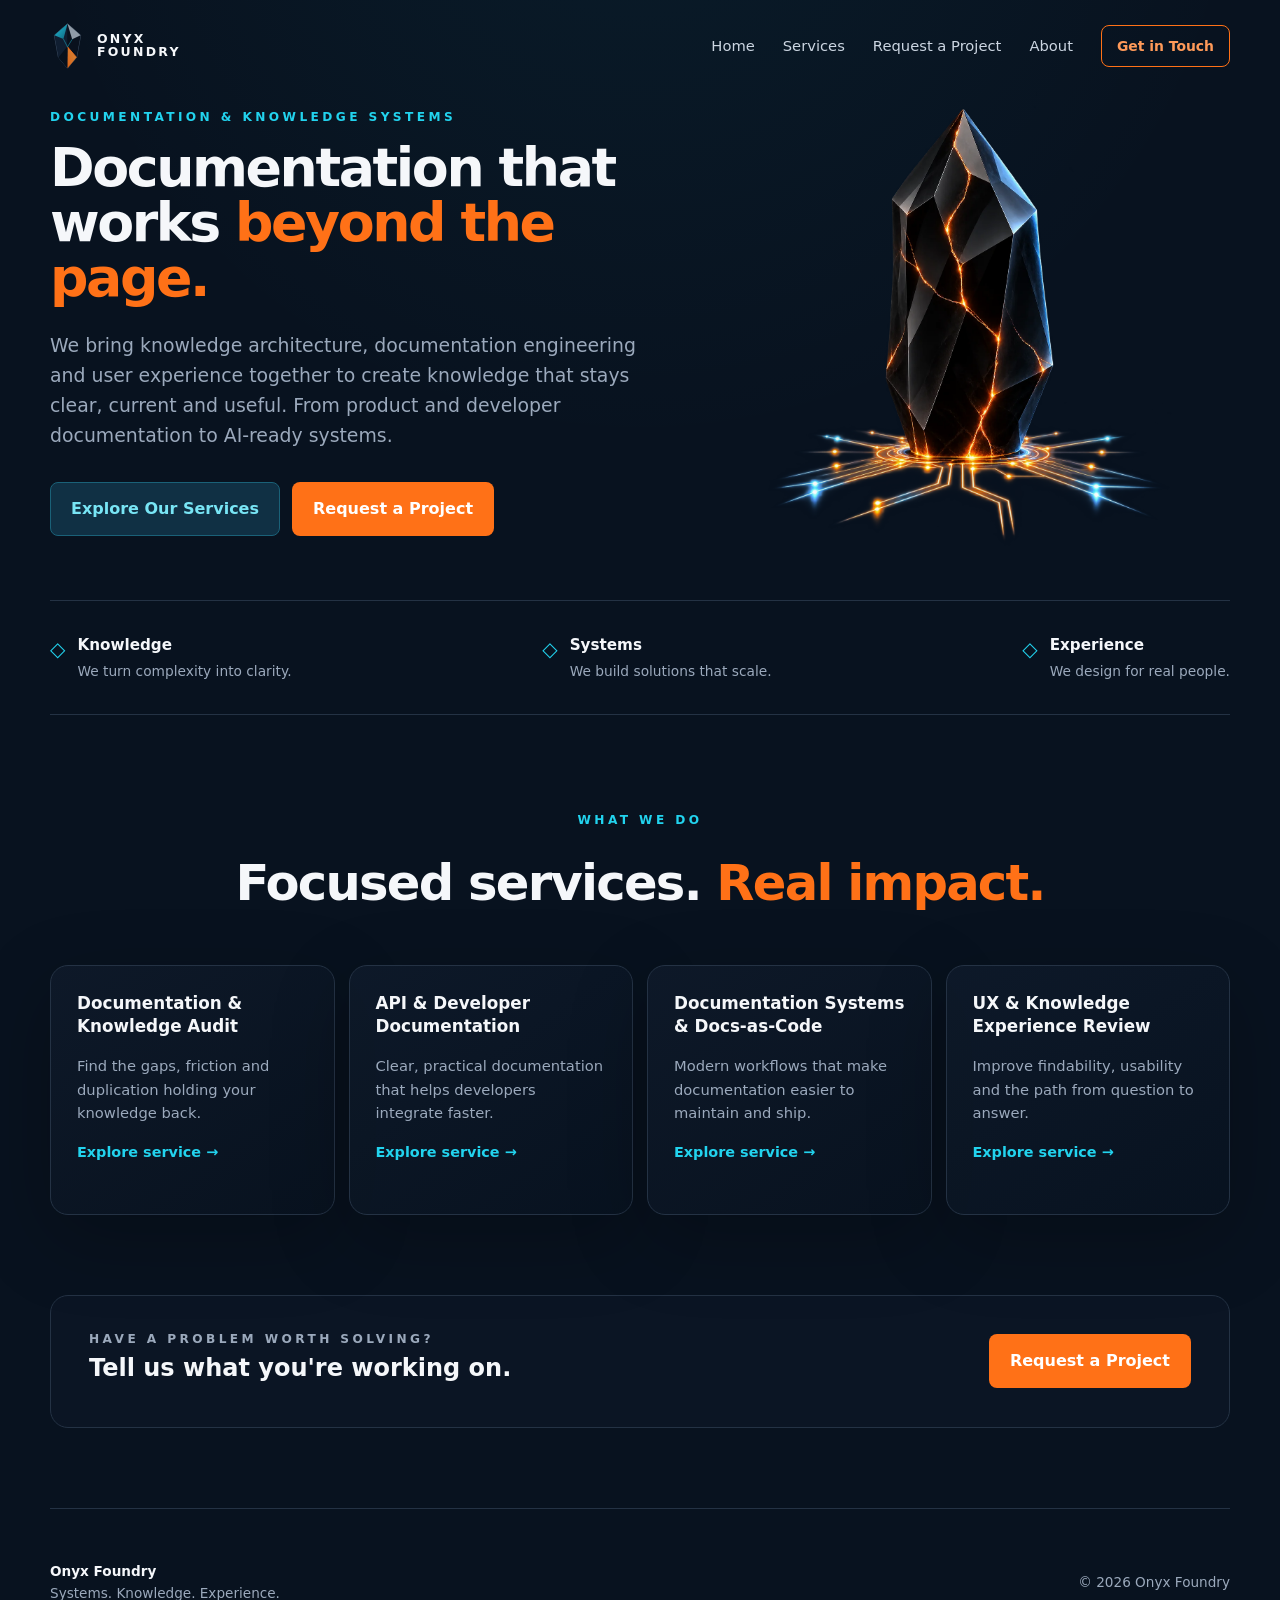
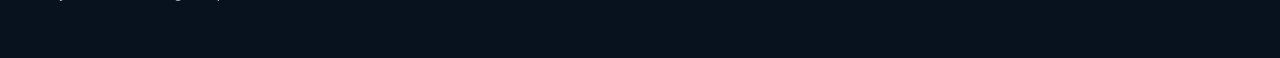
<file: index.html>
<!doctype html>
<html lang="en">

<head>
  <!-- Google tag (gtag.js) -->
  <script async src="https://www.googletagmanager.com/gtag/js?id=G-RPSM9ZNHGH"></script>
  <script>
    window.dataLayer = window.dataLayer || [];
    function gtag() { dataLayer.push(arguments); }
    gtag('js', new Date());

    gtag('config', 'G-RPSM9ZNHGH');
  </script>
  <meta charset="utf-8">
  <meta name="viewport" content="width=device-width, initial-scale=1">
  <title>Onyx Foundry | Documentation & Knowledge Systems</title>
  <meta name="description"
    content="Onyx Foundry combines knowledge architecture, documentation engineering and user experience to create clear, maintainable documentation systems for people and AI.">
  <link rel="canonical" href="https://onyx-foundry.com/">
  <meta name="theme-color" content="#08121F">
  <link rel="icon" href="assets/brand/onyx-mark.svg" type="image/svg+xml">
  <link rel="stylesheet" href="css/styles.css?v=4">
</head>

<body>
  <div class="page-shell">

    <header class="site-header">
      <a class="brand" href="index.html" aria-label="Onyx Foundry home">
        <img src="assets/brand/onyx-mark.svg" alt="" class="brand-mark">
        <span class="brand-name">ONYX<br>FOUNDRY</span>
      </a>

      <button class="nav-toggle" aria-expanded="false" aria-controls="site-nav">
        <span class="sr-only">Toggle navigation</span>
        <span></span><span></span><span></span>
      </button>

      <nav id="site-nav" class="site-nav" aria-label="Primary">
        <a href="index.html">Home</a>
        <a href="services.html">Services</a>
        <a href="request.html">Request a Project</a>
        <a href="about.html">About</a>
        <a class="button button-small button-outline" href="request.html">Get in Touch</a>
      </nav>
    </header>

    <main>
      <section class="hero split">
        <div class="hero-copy">
          <p class="eyebrow">Documentation & Knowledge Systems</p>
          <h1>Documentation that works <span>beyond the page.</span></h1>
          <p class="lead">We bring knowledge architecture, documentation engineering and user experience together to create knowledge that stays clear, current and useful. From product and developer documentation to AI-ready systems.</p>
          <div class="actions">
            <a class="button button-secondary" href="services.html">Explore Our Services</a>
            <a class="button button-primary" href="request.html">Request a Project</a>
          </div>
        </div>
        <div class="hero-art">
          <picture>
            <source srcset="assets/images/hero/onyx-home.webp?v=2" type="image/webp">
            <img src="assets/images/hero/onyx-home.png?v=2" alt="Faceted black onyx stone seated in a dark technological interface with subtle circuitry and illuminated connection nodes" width="1199" height="1312" fetchpriority="high" decoding="async">
          </picture>
        </div>
      </section>

      <section class="pillars">
        <article><span class="icon">◇</span>
          <h2>Knowledge</h2>
          <p>We turn complexity into clarity.</p>
        </article>
        <article><span class="icon">◇</span>
          <h2>Systems</h2>
          <p>We build solutions that scale.</p>
        </article>
        <article><span class="icon">◇</span>
          <h2>Experience</h2>
          <p>We design for real people.</p>
        </article>
      </section>

      <section class="section compact">
        <div class="section-heading">
          <p class="eyebrow">What we do</p>
          <h2>Focused services. <span>Real impact.</span></h2>
        </div>
        <div class="cards">
          <article class="card">
            <h3>Documentation & Knowledge Audit</h3>
            <p>Find the gaps, friction and duplication holding your knowledge back.</p><a
              href="services.html#knowledge-foundation">Explore service →</a>
          </article>
          <article class="card">
            <h3>API & Developer Documentation</h3>
            <p>Clear, practical documentation that helps developers integrate faster.</p><a
              href="services.html#developer-knowledge">Explore service →</a>
          </article>
          <article class="card">
            <h3>Documentation Systems & Docs-as-Code</h3>
            <p>Modern workflows that make documentation easier to maintain and ship.</p><a
              href="services.html#documentation-engineering">Explore service →</a>
          </article>
          <article class="card">
            <h3>UX & Knowledge Experience Review</h3>
            <p>Improve findability, usability and the path from question to answer.</p><a
              href="services.html#lifecycle">Explore service →</a>
          </article>
        </div>
      </section>

      <section class="cta-band">
        <div>
          <p class="eyebrow">Have a problem worth solving?</p>
          <h2>Tell us what you're working on.</h2>
        </div>
        <a class="button button-primary" href="request.html">Request a Project</a>
      </section>
    </main>

    <footer class="site-footer">
      <div>
        <strong>Onyx Foundry</strong>
        <span>Systems. Knowledge. Experience.</span>
      </div>
      <p>© <span data-current-year></span> Onyx Foundry</p>
    </footer>

  </div>
  <script src="js/main.js" defer></script>
</body>

</html>
</file>
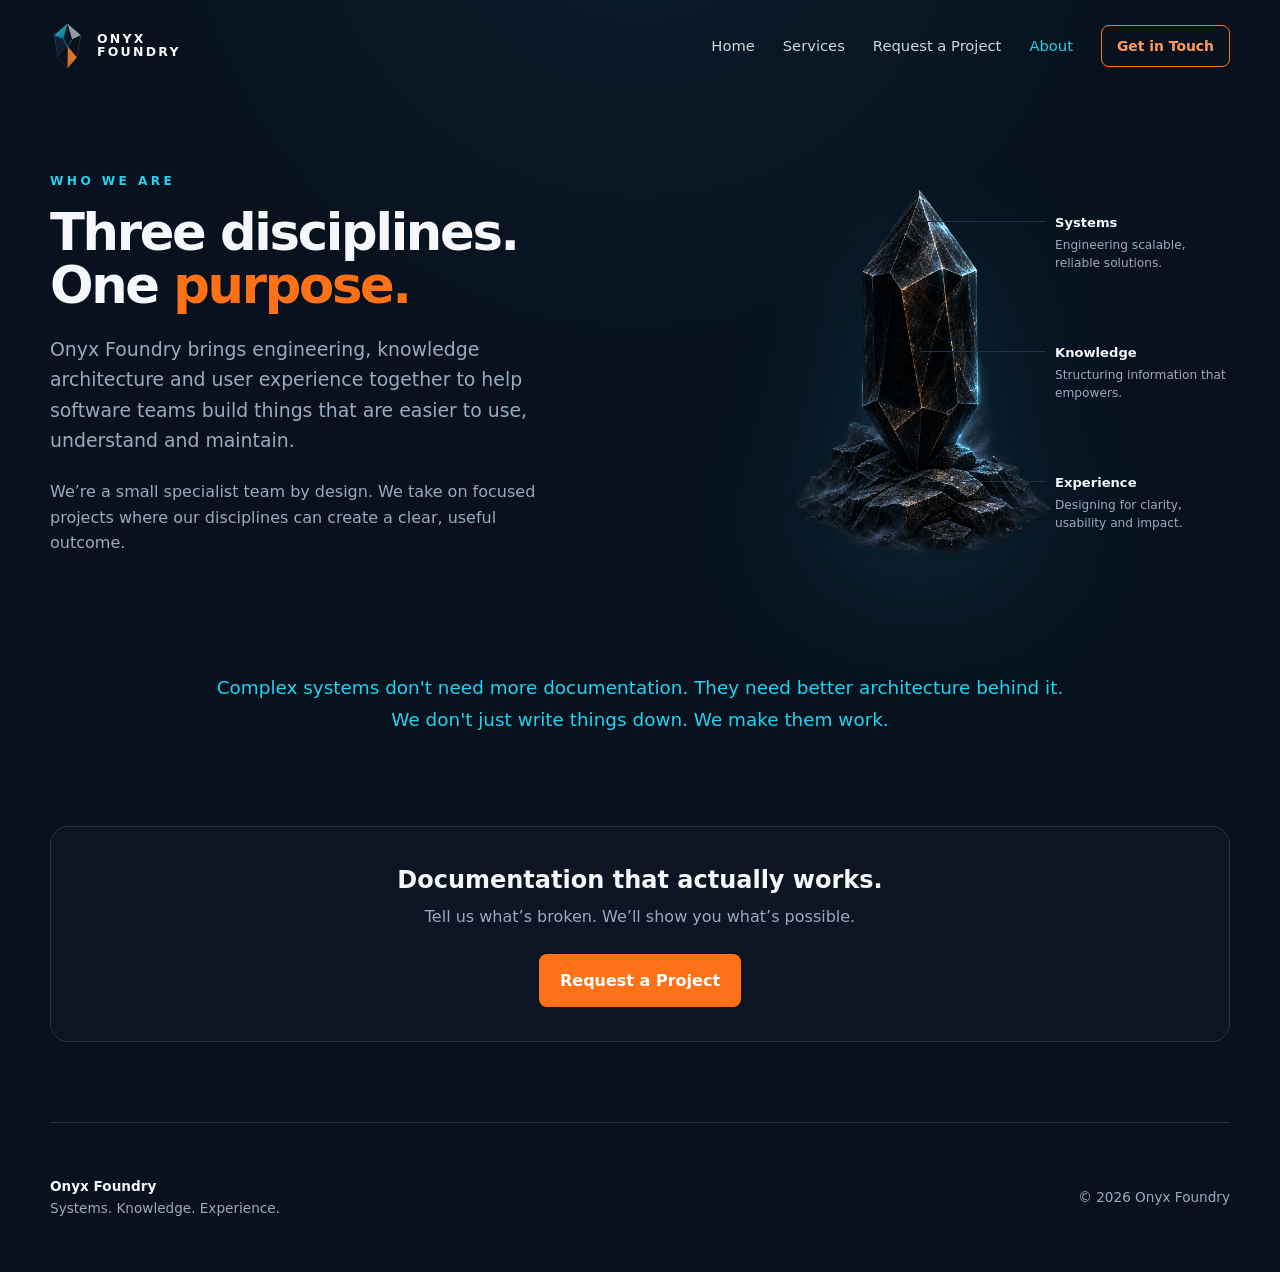
<file: about.html>
<!doctype html>
<html lang="en">

<head>
  <!-- Google tag (gtag.js) -->
  <script async src="https://www.googletagmanager.com/gtag/js?id=G-RPSM9ZNHGH"></script>
  <script>
    window.dataLayer = window.dataLayer || [];
    function gtag() { dataLayer.push(arguments); }
    gtag('js', new Date());
  
    gtag('config', 'G-RPSM9ZNHGH');
  </script>
  <meta charset="utf-8">
  <meta name="viewport" content="width=device-width, initial-scale=1">
  <title>Onyx Foundry | About</title>
  <meta name="description"
    content="Onyx Foundry combines systems engineering, knowledge architecture and experience design.">
  <link rel="canonical" href="https://onyx-foundry.com/about.html">
  <meta name="theme-color" content="#08121F">
  <link rel="icon" href="assets/brand/onyx-mark.svg" type="image/svg+xml">
  <link rel="stylesheet" href="css/styles.css?v=4">
</head>

<body>
  <div class="page-shell">

    <header class="site-header">
      <a class="brand" href="index.html" aria-label="Onyx Foundry home">
        <img src="assets/brand/onyx-mark.svg" alt="" class="brand-mark">
        <span class="brand-name">ONYX<br>FOUNDRY</span>
      </a>

      <button class="nav-toggle" aria-expanded="false" aria-controls="site-nav">
        <span class="sr-only">Toggle navigation</span>
        <span></span><span></span><span></span>
      </button>

      <nav id="site-nav" class="site-nav" aria-label="Primary">
        <a href="index.html">Home</a>
        <a href="services.html">Services</a>
        <a href="request.html">Request a Project</a>
        <a href="about.html" aria-current="page">About</a>
        <a class="button button-small button-outline" href="request.html">Get in Touch</a>
      </nav>
    </header>

    <main>
      <section class="about-layout">
        <div class="about-copy">
          <p class="eyebrow">Who we are</p>
          <h1>Three disciplines.<br>One <span>purpose.</span></h1>
          <p class="lead">Onyx Foundry brings engineering, knowledge architecture and user experience together to help
            software teams build things that are easier to use, understand and maintain.</p>
          <p>We’re a small specialist team by design. We take on focused projects where our disciplines can create a
            clear, useful outcome.</p>
        </div>

        <div class="discipline-visual">
          <img src="assets/images/hero/onyx-raw.png" alt="Unforged onyx crystal" loading="lazy" decoding="async">
          <div class="discipline d1"><strong>Systems</strong><span>Engineering scalable, reliable solutions.</span>
          </div>
          <div class="discipline d2"><strong>Knowledge</strong><span>Structuring information that empowers.</span></div>
          <div class="discipline d3"><strong>Experience</strong><span>Designing for clarity, usability and
              impact.</span></div>
        </div>
      </section>

      <section class="manifesto">
        <p>Complex systems don't need more documentation. They need better architecture behind it.</p>
        <p>We don't just write things down. We make them work.</p>
      </section>

      <section class="cta-band centered-cta">
        <div>
          <h2>Documentation that actually works.</h2>
          <p>Tell us what’s broken. We’ll show you what’s possible.</p>
        </div>
        <a class="button button-primary" href="request.html">Request a Project</a>
      </section>
    </main>

    <footer class="site-footer">
      <div>
        <strong>Onyx Foundry</strong>
        <span>Systems. Knowledge. Experience.</span>
      </div>
      <p>© <span data-current-year></span> Onyx Foundry</p>
    </footer>

  </div>
  <script src="js/main.js" defer></script>
</body>

</html>
</file>
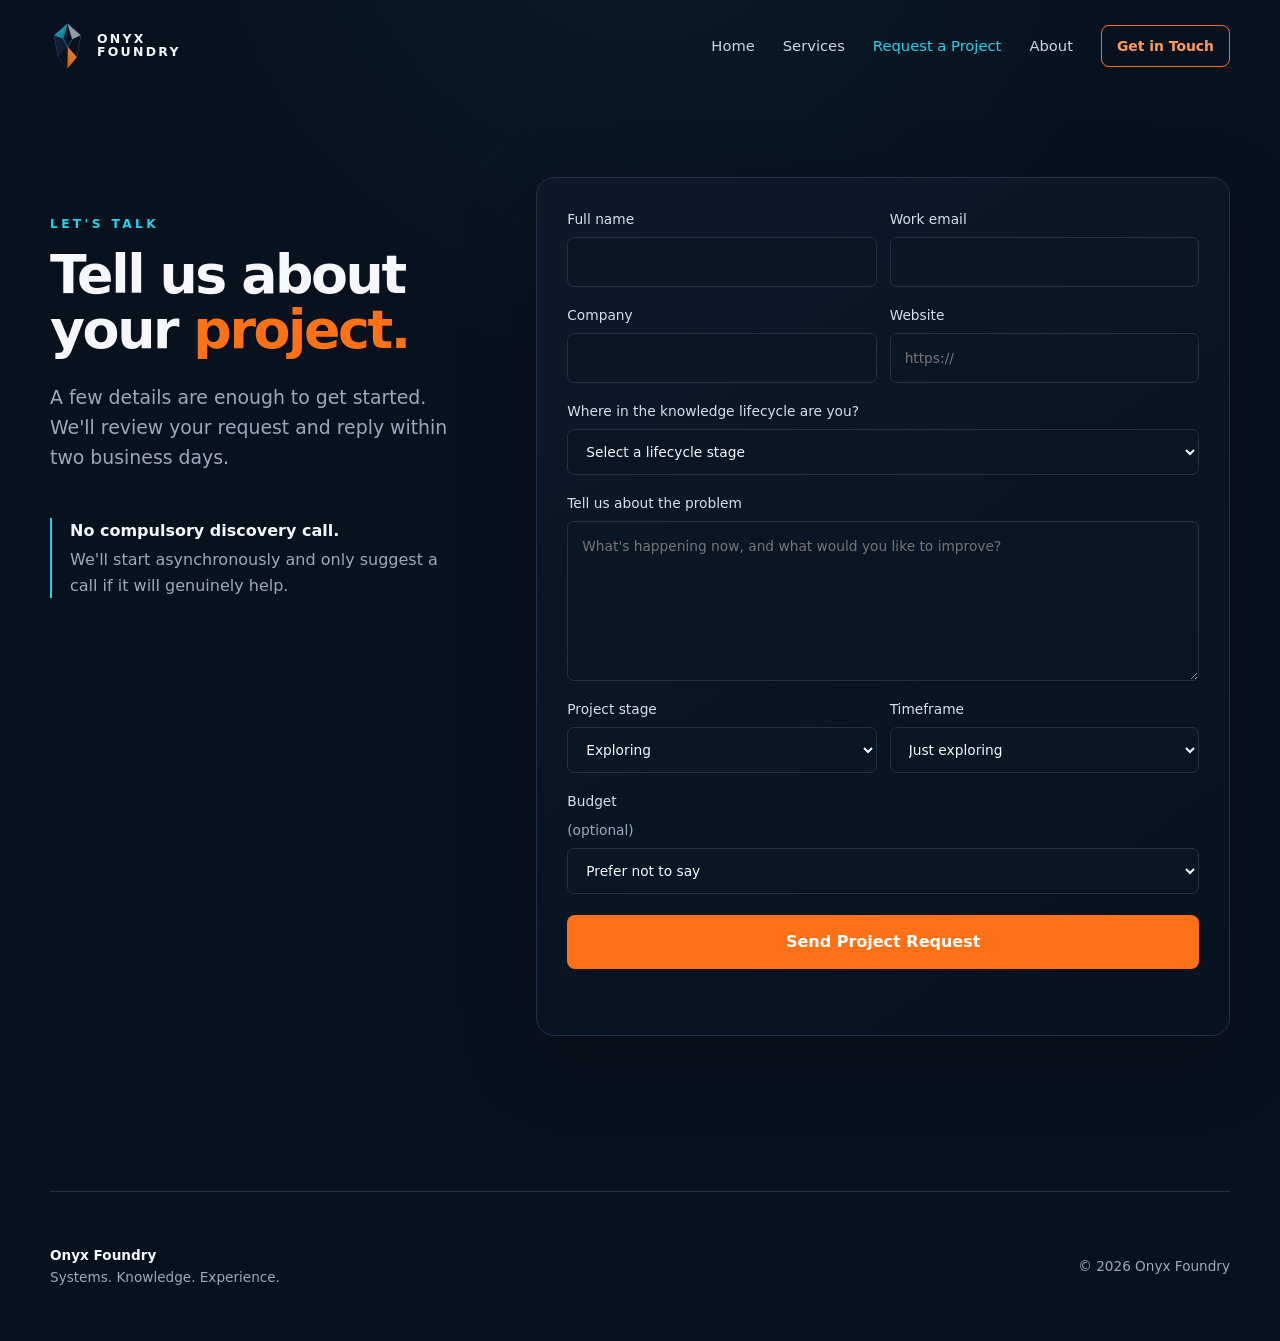
<file: request.html>
<!doctype html>
<html lang="en">

<head>
  <!-- Google tag (gtag.js) -->
  <script async src="https://www.googletagmanager.com/gtag/js?id=G-RPSM9ZNHGH"></script>
  <script>
    window.dataLayer = window.dataLayer || [];
    function gtag() { dataLayer.push(arguments); }
    gtag('js', new Date());

    gtag('config', 'G-RPSM9ZNHGH');
  </script>
  <meta charset="utf-8" />
  <meta name="viewport" content="width=device-width, initial-scale=1" />
  <title>Onyx Foundry | Request a Project</title>
  <meta name="description"
    content="Tell Onyx Foundry about the software, documentation or knowledge problem you want to solve." />
  <link rel="canonical" href="https://onyx-foundry.com/request.html">
  <meta name="theme-color" content="#08121F" />
  <link rel="icon" href="assets/brand/onyx-mark.svg" type="image/svg+xml" />
  <link rel="stylesheet" href="css/styles.css?v=4" />
</head>

<body>
  <div class="page-shell">
    <header class="site-header">
      <a class="brand" href="index.html" aria-label="Onyx Foundry home">
        <img src="assets/brand/onyx-mark.svg" alt="" class="brand-mark" />
        <span class="brand-name">ONYX<br />FOUNDRY</span>
      </a>

      <button class="nav-toggle" aria-expanded="false" aria-controls="site-nav">
        <span class="sr-only">Toggle navigation</span>
        <span></span><span></span><span></span>
      </button>

      <nav id="site-nav" class="site-nav" aria-label="Primary">
        <a href="index.html">Home</a>
        <a href="services.html">Services</a>
        <a href="request.html" aria-current="page">Request a Project</a>
        <a href="about.html">About</a>
        <a class="button button-small button-outline" href="request.html">Get in Touch</a>
      </nav>
    </header>

    <main>
      <section class="request-layout">
        <div class="request-copy">
          <p class="eyebrow">Let's talk</p>
          <h1>Tell us about your <span>project.</span></h1>
          <p class="lead">
            A few details are enough to get started. We'll review your request
            and reply within two business days.
          </p>
          <div class="quiet-note">
            <strong>No compulsory discovery call.</strong>
            <p>
              We'll start asynchronously and only suggest a call if it will
              genuinely help.
            </p>
          </div>
        </div>

        <form id="project-form" class="project-form" method="POST" novalidate>
          <input type="hidden" name="access_key" value="a941401b-a6c2-453b-a628-d1068cd8c418" />

          <input type="hidden" name="subject" value="New Onyx Foundry Project Request" />

          <input type="hidden" name="from_name" value="Onyx Foundry Website" />

          <input type="checkbox" name="botcheck" class="honeypot" tabindex="-1" autocomplete="off" aria-hidden="true" />

          <div class="form-row">
            <label>Full name
              <input name="name" type="text" autocomplete="name" required /></label>
            <label>Work email
              <input name="email" type="email" autocomplete="email" required /></label>
          </div>

          <div class="form-row">
            <label>Company
              <input name="company" type="text" autocomplete="organization" /></label>
            <label>Website
              <input name="website" type="url" placeholder="https://" /></label>
          </div>

          <label>Where in the knowledge lifecycle are you?
            <select name="service" id="service-select" required>
              <option value="">Select a lifecycle stage</option>
              <option value="knowledge-foundation">Knowledge Foundation</option>
              <option value="structure-authority">Structure & Authority</option>
              <option value="documentation-engineering">Documentation Engineering</option>
              <option value="developer-knowledge">Developer Knowledge</option>
              <option value="agent-readiness">Agent Readiness</option>
              <option value="agent-ready-knowledge-architecture">Agent-Ready Knowledge Architecture</option>
              <option value="unsure">Not sure yet</option>
            </select>
          </label>

          <label>Tell us about the problem
            <textarea name="problem" rows="6" placeholder="What's happening now, and what would you like to improve?"
              required></textarea>
          </label>

          <div class="form-row">
            <label>Project stage
              <select name="stage">
                <option>Exploring</option>
                <option>Ready to start</option>
                <option>Already underway</option>
                <option>Existing system needs fixing</option>
              </select>
            </label>
            <label>Timeframe
              <select name="timeframe">
                <option>Just exploring</option>
                <option>ASAP</option>
                <option>Within a month</option>
                <option>1–3 months</option>
              </select>
            </label>
          </div>

          <label>Budget <span class="muted">(optional)</span>
            <select name="budget">
              <option value="">Prefer not to say</option>
              <option>Under $1,000</option>
              <option>$1,000–$3,000</option>
              <option>$3,000–$7,500</option>
              <option>$7,500+</option>
            </select>
          </label>

          <button class="button button-primary button-full" type="submit">
            Send Project Request
          </button>
          <p id="form-status" class="form-status" role="status" aria-live="polite"></p>
        </form>
      </section>
    </main>

    <footer class="site-footer">
      <div>
        <strong>Onyx Foundry</strong>
        <span>Systems. Knowledge. Experience.</span>
      </div>
      <p>© <span data-current-year></span> Onyx Foundry</p>
    </footer>
  </div>
  <script src="js/main.js" defer></script>
  <script src="js/request-form.js" defer></script>
  <script>
    document.addEventListener("DOMContentLoaded", function () {
      var params = new URLSearchParams(window.location.search);
      var stage = params.get("stage");
      if (stage) {
        var select = document.getElementById("service-select");
        if (select) {
          for (var i = 0; i < select.options.length; i++) {
            if (select.options[i].value === stage) {
              select.selectedIndex = i;
              break;
            }
          }
        }
      }
    });
  </script>
</body>

</html>
</file>
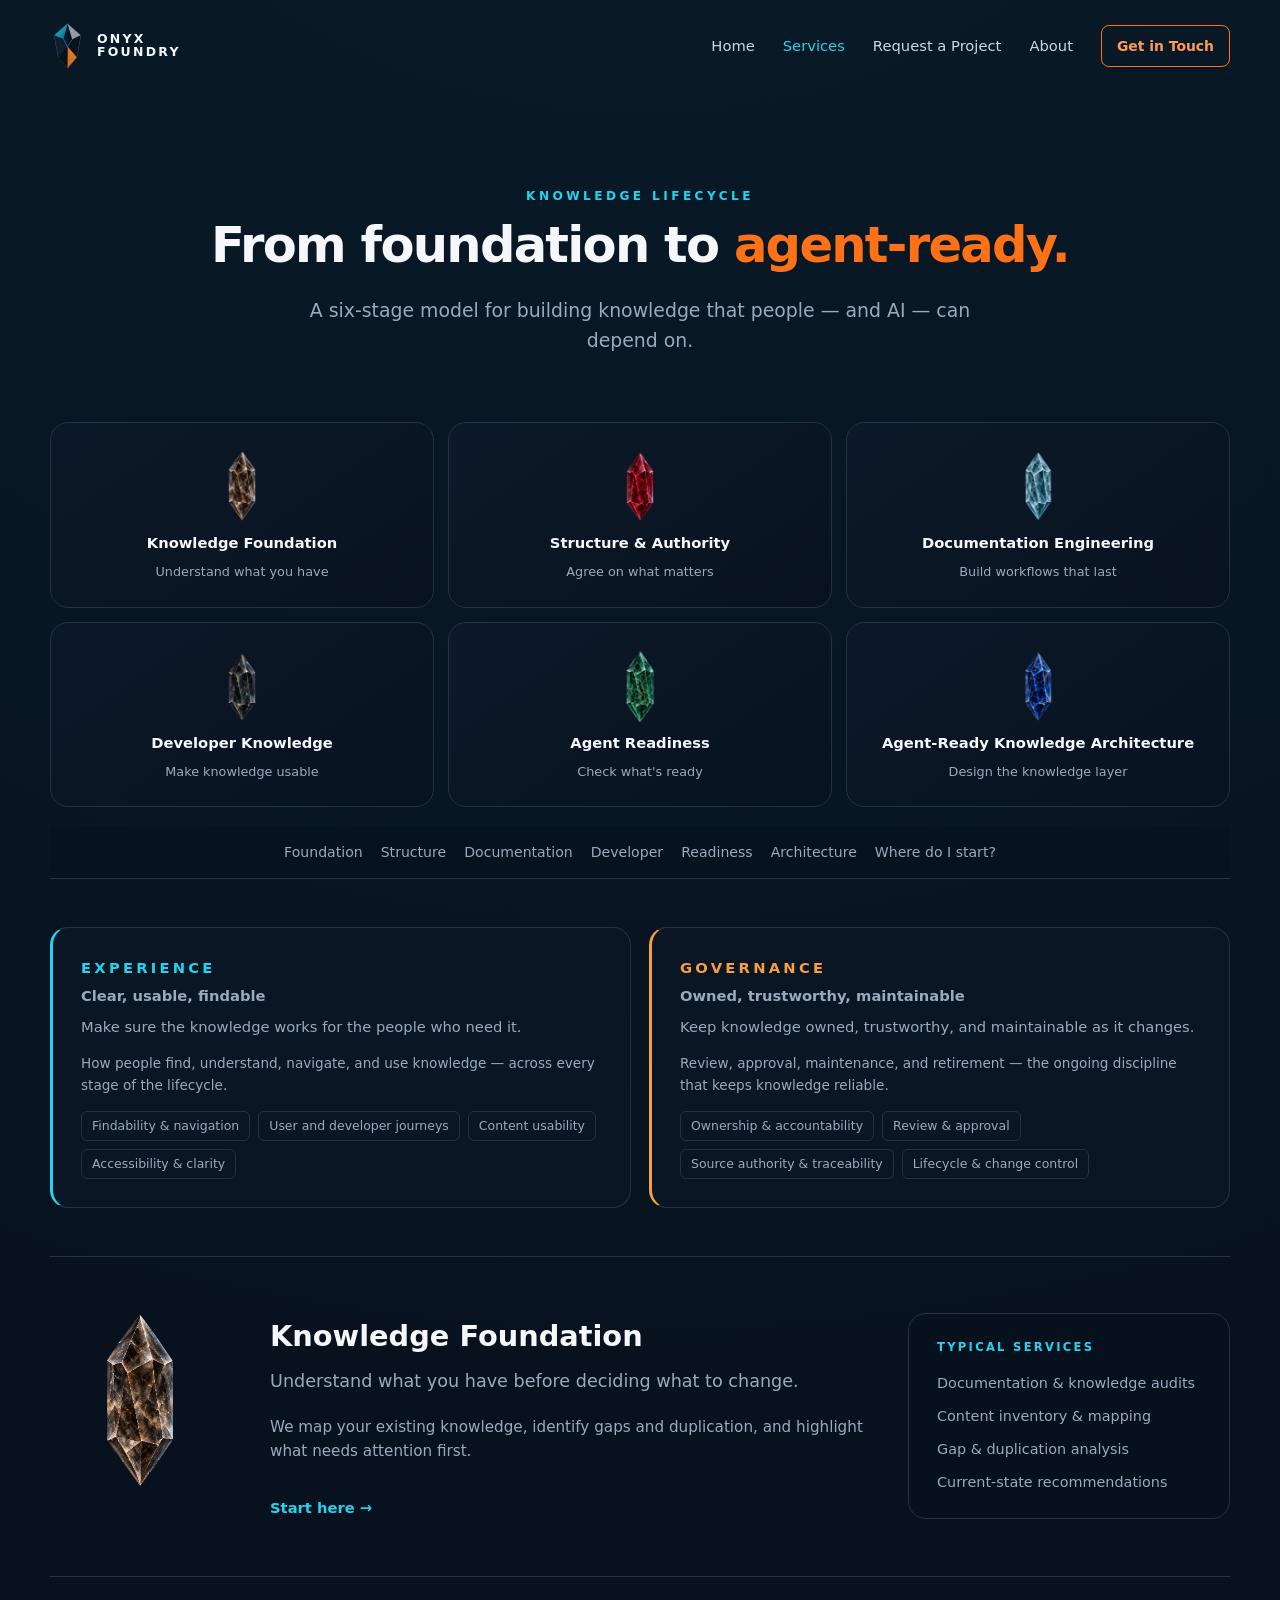
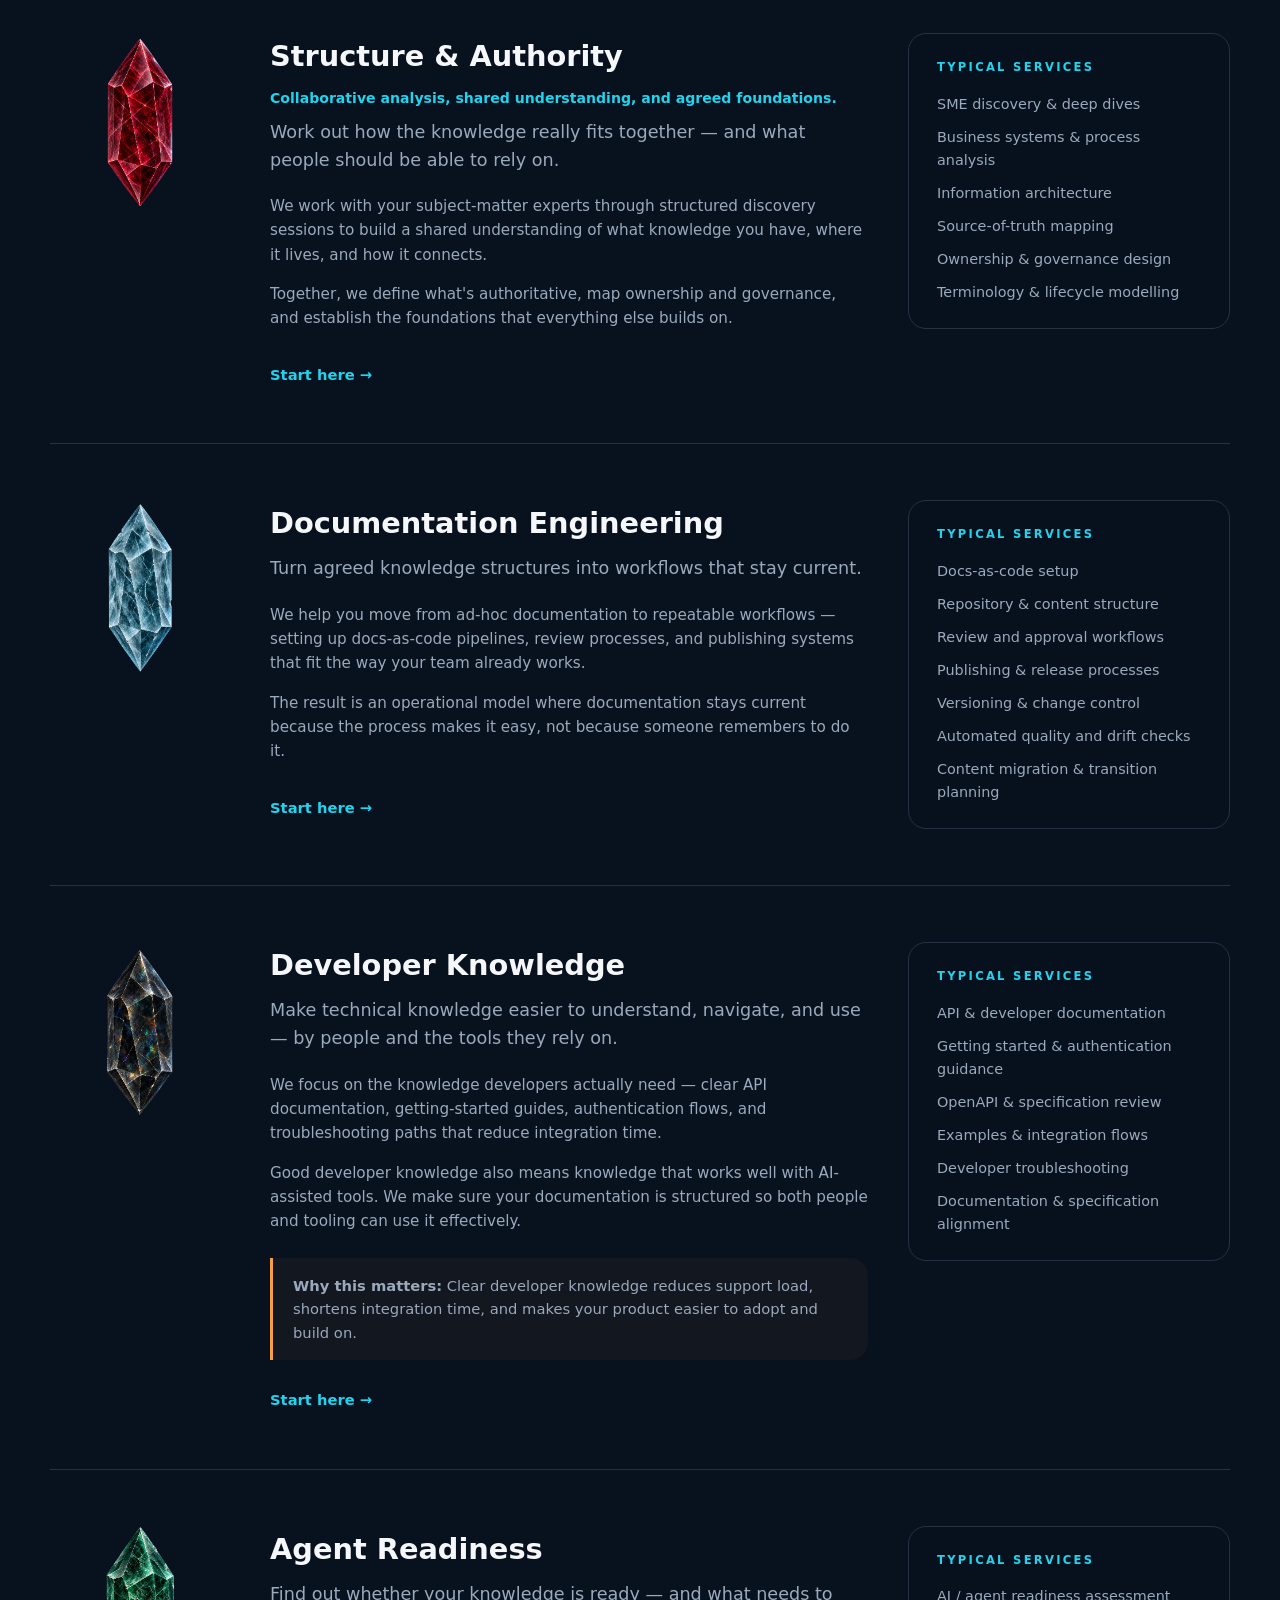
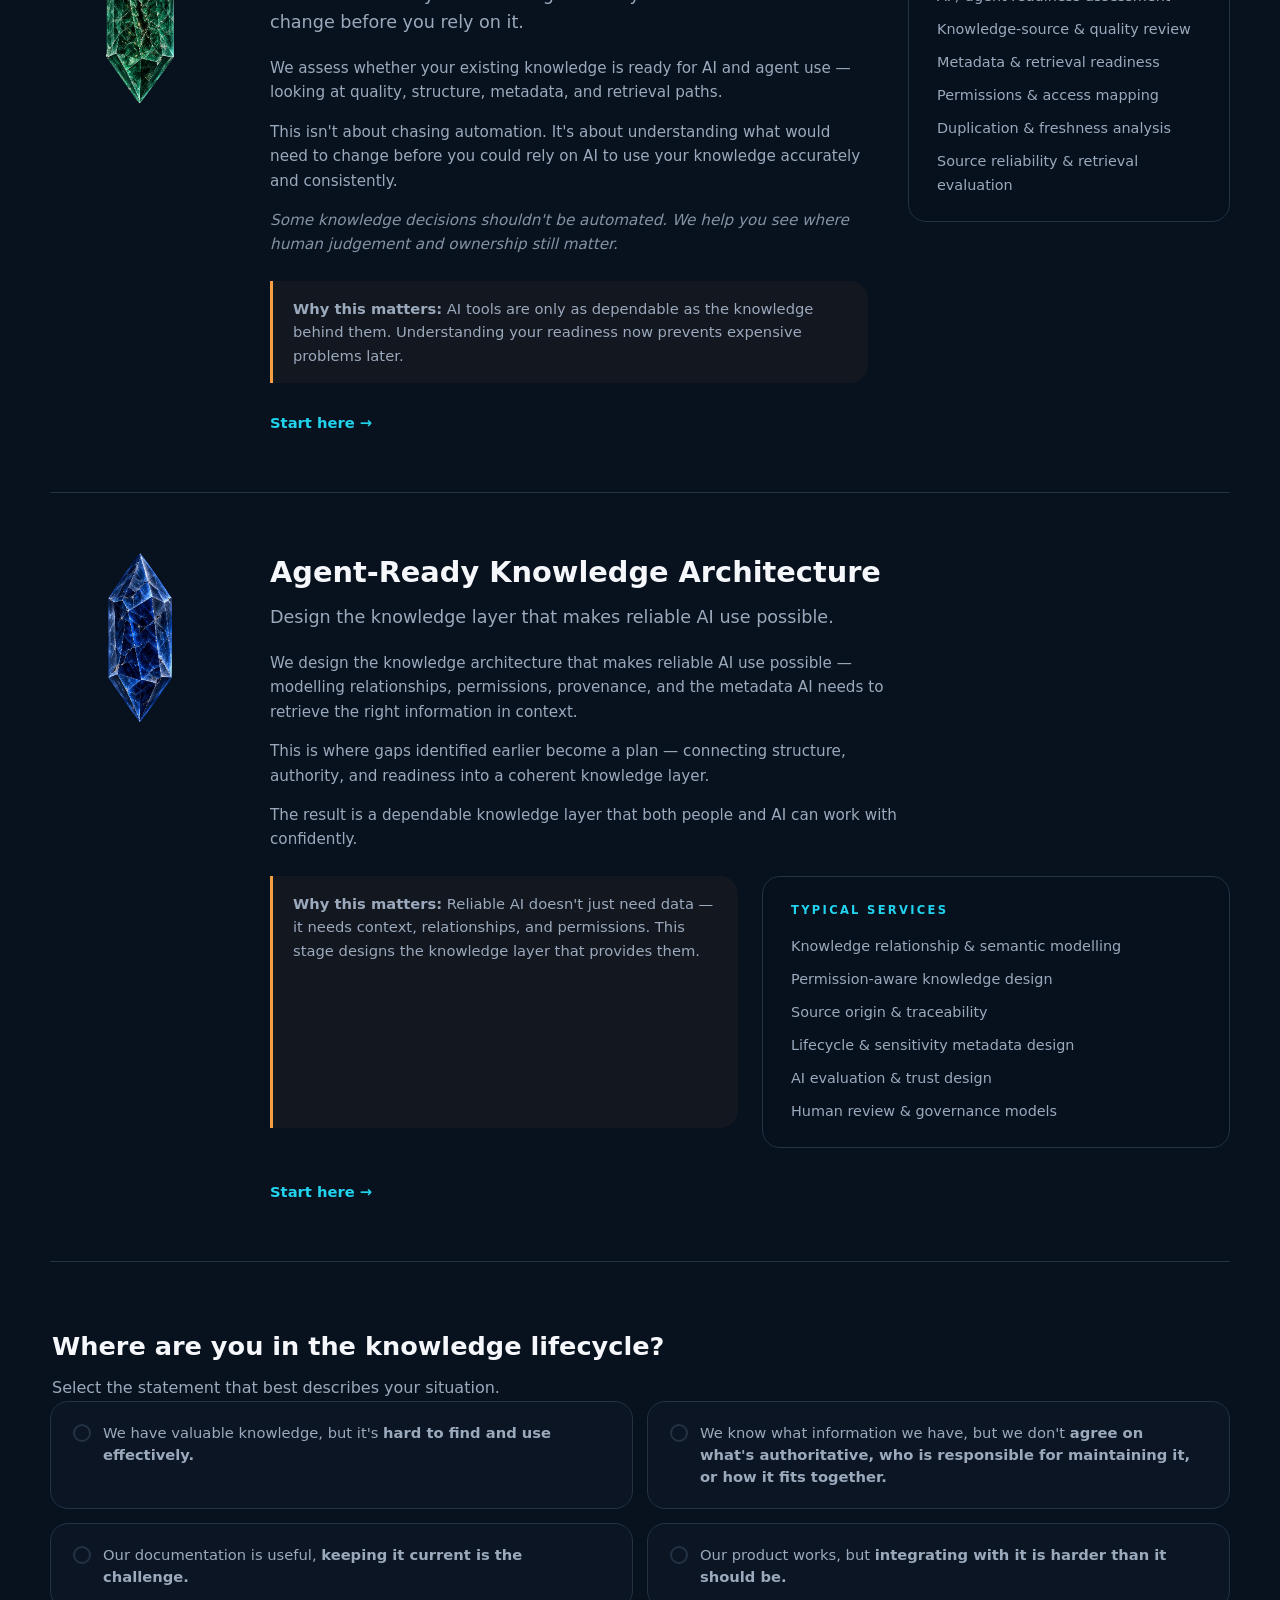
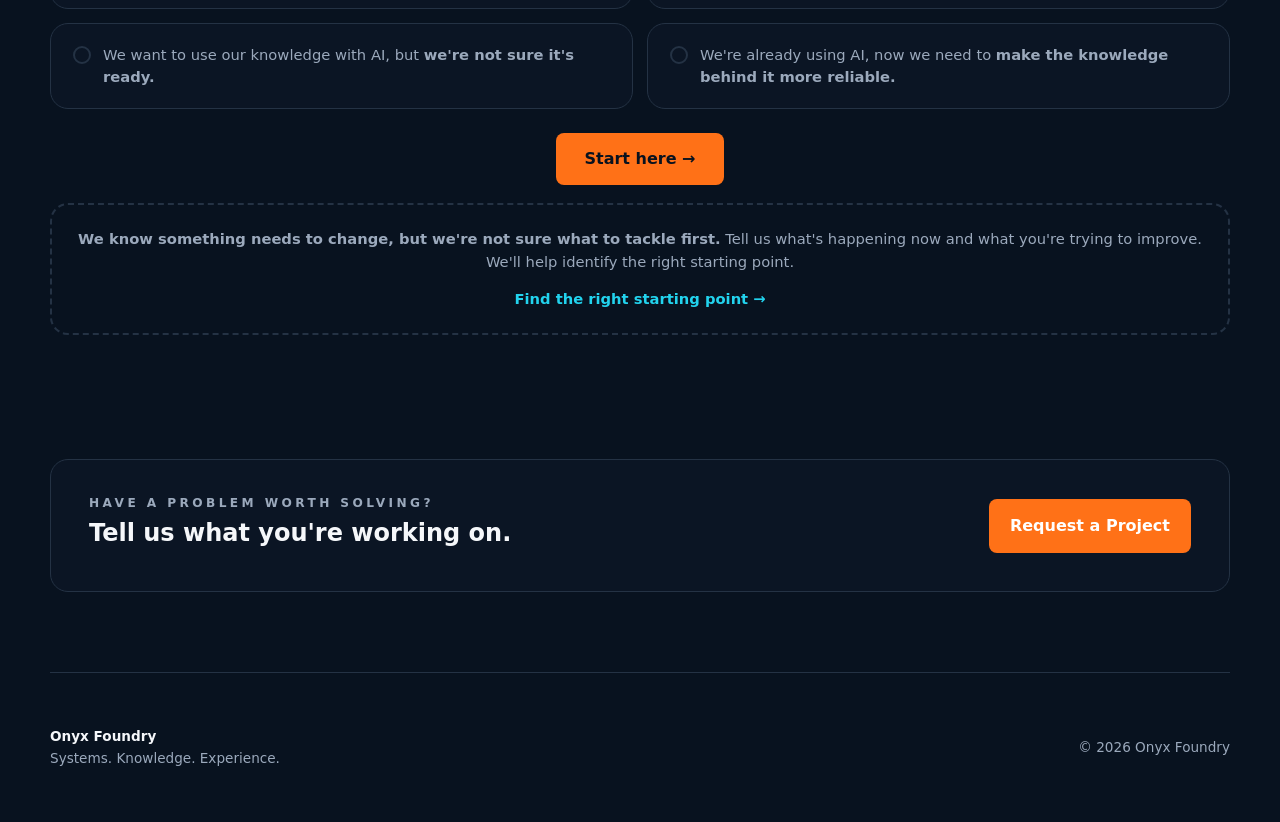
<file: services.html>
<!doctype html>
<html lang="en">

<head>
  <!-- Google tag (gtag.js) -->
  <script async src="https://www.googletagmanager.com/gtag/js?id=G-RPSM9ZNHGH"></script>
  <script>
    window.dataLayer = window.dataLayer || [];
    function gtag() { dataLayer.push(arguments); }
    gtag('js', new Date());

    gtag('config', 'G-RPSM9ZNHGH');
  </script>
  <meta charset="utf-8">
  <meta name="viewport" content="width=device-width, initial-scale=1">
  <title>Onyx Foundry | Services</title>
  <meta name="description"
    content="A six-stage knowledge lifecycle model — from foundation to agent-ready — for software organisations.">
  <link rel="canonical" href="https://onyx-foundry.com/services.html">
  <meta name="theme-color" content="#08121F">
  <link rel="icon" href="assets/brand/onyx-mark.svg" type="image/svg+xml">
  <link rel="stylesheet" href="css/styles.css?v=4">
</head>

<body>
  <div class="page-shell">

    <header class="site-header">
      <a class="brand" href="index.html" aria-label="Onyx Foundry home">
        <img src="assets/brand/onyx-mark.svg" alt="" class="brand-mark">
        <span class="brand-name">ONYX<br>FOUNDRY</span>
      </a>

      <button class="nav-toggle" aria-expanded="false" aria-controls="site-nav">
        <span class="sr-only">Toggle navigation</span>
        <span></span><span></span><span></span>
      </button>

      <nav id="site-nav" class="site-nav" aria-label="Primary">
        <a href="index.html">Home</a>
        <a href="services.html" aria-current="page">Services</a>
        <a href="request.html">Request a Project</a>
        <a href="about.html">About</a>
        <a class="button button-small button-outline" href="request.html">Get in Touch</a>
      </nav>
    </header>

    <main>
      <section class="page-intro centered">
        <p class="eyebrow">Knowledge Lifecycle</p>
        <h1>From foundation to <span>agent-ready.</span></h1>
        <p class="lead">A six-stage model for building knowledge that people — and AI — can depend on.</p>
      </section>

      <section class="lifecycle" id="lifecycle">
        <div class="lifecycle-grid">
          <a class="lifecycle-stage" href="#knowledge-foundation">
            <picture>
              <source srcset="assets/images/hero/1.webp" type="image/webp">
              <img class="lifecycle-crystal" src="assets/images/hero/1.png" alt="" width="1254" height="1254" loading="lazy" decoding="async">
            </picture>
            <span class="lifecycle-name">Knowledge Foundation</span>
            <span class="lifecycle-action">Understand what you have</span>
          </a>
          <a class="lifecycle-stage" href="#structure-authority">
            <picture>
              <source srcset="assets/images/hero/2.webp" type="image/webp">
              <img class="lifecycle-crystal" src="assets/images/hero/2.png" alt="" width="1254" height="1254" loading="lazy" decoding="async">
            </picture>
            <span class="lifecycle-name">Structure & Authority</span>
            <span class="lifecycle-action">Agree on what matters</span>
          </a>
          <a class="lifecycle-stage" href="#documentation-engineering">
            <picture>
              <source srcset="assets/images/hero/3.webp" type="image/webp">
              <img class="lifecycle-crystal" src="assets/images/hero/3.png" alt="" width="1254" height="1254" loading="lazy" decoding="async">
            </picture>
            <span class="lifecycle-name">Documentation Engineering</span>
            <span class="lifecycle-action">Build workflows that last</span>
          </a>
          <a class="lifecycle-stage" href="#developer-knowledge">
            <picture>
              <source srcset="assets/images/hero/4.webp" type="image/webp">
              <img class="lifecycle-crystal" src="assets/images/hero/4.png" alt="" width="1254" height="1254" loading="lazy" decoding="async">
            </picture>
            <span class="lifecycle-name">Developer Knowledge</span>
            <span class="lifecycle-action">Make knowledge usable</span>
          </a>
          <a class="lifecycle-stage" href="#agent-readiness">
            <picture>
              <source srcset="assets/images/hero/5.webp" type="image/webp">
              <img class="lifecycle-crystal" src="assets/images/hero/5.png" alt="" width="1254" height="1254" loading="lazy" decoding="async">
            </picture>
            <span class="lifecycle-name">Agent Readiness</span>
            <span class="lifecycle-action">Check what's ready</span>
          </a>
          <a class="lifecycle-stage" href="#agent-ready-knowledge-architecture">
            <picture>
              <source srcset="assets/images/hero/6.webp" type="image/webp">
              <img class="lifecycle-crystal" src="assets/images/hero/6.png" alt="" width="1254" height="1254" loading="lazy" decoding="async">
            </picture>
            <span class="lifecycle-name">Agent-Ready Knowledge Architecture</span>
            <span class="lifecycle-action">Design the knowledge layer</span>
          </a>
        </div>
      </section>

      <nav class="page-nav" aria-label="Page sections">
        <a href="#knowledge-foundation">Foundation</a>
        <a href="#structure-authority">Structure</a>
        <a href="#documentation-engineering">Documentation</a>
        <a href="#developer-knowledge">Developer</a>
        <a href="#agent-readiness">Readiness</a>
        <a href="#agent-ready-knowledge-architecture">Architecture</a>
        <a href="#diagnostic">Where do I start?</a>
      </nav>

      <section class="rails-section">
        <div class="rail rail-experience">
          <p class="rail-label">Experience</p>
          <p class="rail-tagline">Clear, usable, findable</p>
          <p>Make sure the knowledge works for the people who need it.</p>
          <p class="rail-detail">How people find, understand, navigate, and use knowledge — across every stage of the lifecycle.</p>
          <div class="rail-includes">
            <span>Findability & navigation</span>
            <span>User and developer journeys</span>
            <span>Content usability</span>
            <span>Accessibility & clarity</span>
          </div>
        </div>
        <div class="rail rail-governance">
          <p class="rail-label">Governance</p>
          <p class="rail-tagline">Owned, trustworthy, maintainable</p>
          <p>Keep knowledge owned, trustworthy, and maintainable as it changes.</p>
          <p class="rail-detail">Review, approval, maintenance, and retirement — the ongoing discipline that keeps knowledge reliable.</p>
          <div class="rail-includes">
            <span>Ownership & accountability</span>
            <span>Review & approval</span>
            <span>Source authority & traceability</span>
            <span>Lifecycle & change control</span>
          </div>
        </div>
      </section>

      <section class="stage-detail" id="knowledge-foundation">
        <div class="stage-split">
          <div class="stage-art">
            <picture>
              <source srcset="assets/images/hero/1.webp" type="image/webp">
              <img src="assets/images/hero/1.png" alt="" width="1254" height="1254" loading="lazy" decoding="async">
            </picture>
          </div>
          <div class="stage-columns">
            <div>
              <div class="stage-header">
                <h2>Knowledge Foundation</h2>
              </div>
              <p class="stage-tagline">Understand what you have before deciding what to change.</p>
              <div class="stage-body">
                <p>We map your existing knowledge, identify gaps and duplication, and highlight what needs attention first.</p>
              </div>
              <a class="stage-cta" href="request.html?stage=knowledge-foundation">Start here →</a>
            </div>
            <div class="stage-services">
              <h3>Typical services</h3>
              <ul>
                <li>Documentation & knowledge audits</li>
                <li>Content inventory & mapping</li>
                <li>Gap & duplication analysis</li>
                <li>Current-state recommendations</li>
              </ul>
            </div>
          </div>
        </div>
      </section>

      <section class="stage-detail" id="structure-authority">
        <div class="stage-split">
          <div class="stage-art">
            <picture>
              <source srcset="assets/images/hero/2.webp" type="image/webp">
              <img src="assets/images/hero/2.png" alt="" width="1254" height="1254" loading="lazy" decoding="async">
            </picture>
          </div>
          <div class="stage-columns">
            <div>
              <div class="stage-header">
                <h2>Structure & Authority</h2>
              </div>
              <p class="stage-kicker">Collaborative analysis, shared understanding, and agreed foundations.</p>
              <p class="stage-tagline">Work out how the knowledge really fits together — and what people should be able to rely on.</p>
              <div class="stage-body">
                <p>We work with your subject-matter experts through structured discovery sessions to build a shared understanding of what knowledge you have, where it lives, and how it connects.</p>
                <p>Together, we define what's authoritative, map ownership and governance, and establish the foundations that everything else builds on.</p>
              </div>
              <a class="stage-cta" href="request.html?stage=structure-authority">Start here →</a>
            </div>
            <div class="stage-services">
              <h3>Typical services</h3>
              <ul>
                <li>SME discovery & deep dives</li>
                <li>Business systems & process analysis</li>
                <li>Information architecture</li>
                <li>Source-of-truth mapping</li>
                <li>Ownership & governance design</li>
                <li>Terminology & lifecycle modelling</li>
              </ul>
            </div>
          </div>
        </div>
      </section>

      <section class="stage-detail" id="documentation-engineering">
        <div class="stage-split">
          <div class="stage-art">
            <picture>
              <source srcset="assets/images/hero/3.webp" type="image/webp">
              <img src="assets/images/hero/3.png" alt="" width="1254" height="1254" loading="lazy" decoding="async">
            </picture>
          </div>
          <div class="stage-columns">
            <div>
              <div class="stage-header">
                <h2>Documentation Engineering</h2>
              </div>
              <p class="stage-tagline">Turn agreed knowledge structures into workflows that stay current.</p>
              <div class="stage-body">
                <p>We help you move from ad-hoc documentation to repeatable workflows — setting up docs-as-code pipelines, review processes, and publishing systems that fit the way your team already works.</p>
                <p>The result is an operational model where documentation stays current because the process makes it easy, not because someone remembers to do it.</p>
              </div>
              <a class="stage-cta" href="request.html?stage=documentation-engineering">Start here →</a>
            </div>
            <div class="stage-services">
              <h3>Typical services</h3>
              <ul>
                <li>Docs-as-code setup</li>
                <li>Repository & content structure</li>
                <li>Review and approval workflows</li>
                <li>Publishing & release processes</li>
                <li>Versioning & change control</li>
                <li>Automated quality and drift checks</li>
                <li>Content migration & transition planning</li>
              </ul>
            </div>
          </div>
        </div>
      </section>

      <section class="stage-detail" id="developer-knowledge">
        <div class="stage-split">
          <div class="stage-art">
            <picture>
              <source srcset="assets/images/hero/4.webp" type="image/webp">
              <img src="assets/images/hero/4.png" alt="" width="1254" height="1254" loading="lazy" decoding="async">
            </picture>
          </div>
          <div class="stage-columns">
            <div>
              <div class="stage-header">
                <h2>Developer Knowledge</h2>
              </div>
              <p class="stage-tagline">Make technical knowledge easier to understand, navigate, and use — by people and the tools they rely on.</p>
              <div class="stage-body">
                <p>We focus on the knowledge developers actually need — clear API documentation, getting-started guides, authentication flows, and troubleshooting paths that reduce integration time.</p>
                <p>Good developer knowledge also means knowledge that works well with AI-assisted tools. We make sure your documentation is structured so both people and tooling can use it effectively.</p>
              </div>
              <div class="stage-callout">
                <p><strong>Why this matters:</strong> Clear developer knowledge reduces support load, shortens integration time, and makes your product easier to adopt and build on.</p>
              </div>
              <a class="stage-cta" href="request.html?stage=developer-knowledge">Start here →</a>
            </div>
            <div class="stage-services">
              <h3>Typical services</h3>
              <ul>
                <li>API & developer documentation</li>
                <li>Getting started & authentication guidance</li>
                <li>OpenAPI & specification review</li>
                <li>Examples & integration flows</li>
                <li>Developer troubleshooting</li>
                <li>Documentation & specification alignment</li>
              </ul>
            </div>
          </div>
        </div>
      </section>

      <section class="stage-detail" id="agent-readiness">
        <div class="stage-split">
          <div class="stage-art">
            <picture>
              <source srcset="assets/images/hero/5.webp" type="image/webp">
              <img src="assets/images/hero/5.png" alt="" width="1254" height="1254" loading="lazy" decoding="async">
            </picture>
          </div>
          <div class="stage-columns">
            <div>
              <div class="stage-header">
                <h2>Agent Readiness</h2>
              </div>
              <p class="stage-tagline">Find out whether your knowledge is ready — and what needs to change before you rely on it.</p>
              <div class="stage-body">
                <p>We assess whether your existing knowledge is ready for AI and agent use — looking at quality, structure, metadata, and retrieval paths.</p>
                <p>This isn't about chasing automation. It's about understanding what would need to change before you could rely on AI to use your knowledge accurately and consistently.</p>
                <p class="stage-human-note"><em>Some knowledge decisions shouldn't be automated. We help you see where human judgement and ownership still matter.</em></p>
              </div>
              <div class="stage-callout">
                <p><strong>Why this matters:</strong> AI tools are only as dependable as the knowledge behind them. Understanding your readiness now prevents expensive problems later.</p>
              </div>
              <a class="stage-cta" href="request.html?stage=agent-readiness">Start here →</a>
            </div>
            <div class="stage-services">
              <h3>Typical services</h3>
              <ul>
                <li>AI / agent readiness assessment</li>
                <li>Knowledge-source & quality review</li>
                <li>Metadata & retrieval readiness</li>
                <li>Permissions & access mapping</li>
                <li>Duplication & freshness analysis</li>
                <li>Source reliability & retrieval evaluation</li>
              </ul>
            </div>
          </div>
        </div>
      </section>

      <section class="stage-detail" id="agent-ready-knowledge-architecture">
        <div class="stage-split">
          <div class="stage-art">
            <picture>
              <source srcset="assets/images/hero/6.webp" type="image/webp">
              <img src="assets/images/hero/6.png" alt="" width="1254" height="1254" loading="lazy" decoding="async">
            </picture>
          </div>
          <div class="stage-expanded">
          <div class="stage-header">
            <h2>Agent-Ready Knowledge Architecture</h2>
          </div>
          <p class="stage-tagline">Design the knowledge layer that makes reliable AI use possible.</p>
          <div class="stage-body">
            <p>We design the knowledge architecture that makes reliable AI use possible — modelling relationships, permissions, provenance, and the metadata AI needs to retrieve the right information in context.</p>
            <p>This is where gaps identified earlier become a plan — connecting structure, authority, and readiness into a coherent knowledge layer.</p>
            <p>The result is a dependable knowledge layer that both people and AI can work with confidently.</p>
          </div>
          <div class="stage-inset">
            <div class="stage-callout">
              <p><strong>Why this matters:</strong> Reliable AI doesn't just need data — it needs context, relationships, and permissions. This stage designs the knowledge layer that provides them.</p>
            </div>
            <div class="stage-services">
              <h3>Typical services</h3>
              <ul>
                <li>Knowledge relationship & semantic modelling</li>
                <li>Permission-aware knowledge design</li>
                <li>Source origin & traceability</li>
                <li>Lifecycle & sensitivity metadata design</li>
                <li>AI evaluation & trust design</li>
                <li>Human review & governance models</li>
              </ul>
            </div>
          </div>
          <a class="stage-cta" href="request.html?stage=agent-ready-knowledge-architecture">Start here →</a>
        </div>
        </div>
      </section>

      <section class="diagnostic-section" id="diagnostic">
        <fieldset class="diagnostic-fieldset">
          <legend>
            <span class="diagnostic-title">Where are you in the knowledge lifecycle?</span>
            <span class="diagnostic-intro">Select the statement that best describes your situation.</span>
          </legend>
          <div class="diagnostic-grid">
            <label class="diagnostic-card">
              <input type="radio" name="lifecycle-stage" value="knowledge-foundation">
              <span class="diagnostic-check"></span>
              <span>We have valuable knowledge, but it's <strong>hard to find and use effectively.</strong></span>
            </label>
            <label class="diagnostic-card">
              <input type="radio" name="lifecycle-stage" value="structure-authority">
              <span class="diagnostic-check"></span>
              <span>We know what information we have, but we don't <strong>agree on what's authoritative, who is responsible for maintaining it, or how it fits together.</strong></span>
            </label>
            <label class="diagnostic-card">
              <input type="radio" name="lifecycle-stage" value="documentation-engineering">
              <span class="diagnostic-check"></span>
              <span>Our documentation is useful, <strong>keeping it current is the challenge.</strong></span>
            </label>
            <label class="diagnostic-card">
              <input type="radio" name="lifecycle-stage" value="developer-knowledge">
              <span class="diagnostic-check"></span>
              <span>Our product works, but <strong>integrating with it is harder than it should be.</strong></span>
            </label>
            <label class="diagnostic-card">
              <input type="radio" name="lifecycle-stage" value="agent-readiness">
              <span class="diagnostic-check"></span>
              <span>We want to use our knowledge with AI, but <strong>we're not sure it's ready.</strong></span>
            </label>
            <label class="diagnostic-card">
              <input type="radio" name="lifecycle-stage" value="agent-ready-knowledge-architecture">
              <span class="diagnostic-check"></span>
              <span>We're already using AI, now we need to <strong>make the knowledge behind it more reliable.</strong></span>
            </label>
          </div>
          <div class="diagnostic-action">
            <a id="diagnostic-cta" class="diagnostic-cta-link" href="request.html" hidden>Start here →</a>
          </div>
        </fieldset>
        <div class="diagnostic-catchall">
          <p><strong>We know something needs to change, but we're not sure what to tackle first.</strong> Tell us what's happening now and what you're trying to improve. We'll help identify the right starting point.</p>
          <a href="request.html?stage=unsure">Find the right starting point →</a>
        </div>
      </section>

      <section class="cta-band">
        <div>
          <p class="eyebrow">Have a problem worth solving?</p>
          <h2>Tell us what you're working on.</h2>
        </div>
        <a class="button button-primary" href="request.html">Request a Project</a>
      </section>
    </main>

    <footer class="site-footer">
      <div>
        <strong>Onyx Foundry</strong>
        <span>Systems. Knowledge. Experience.</span>
      </div>
      <p>© <span data-current-year></span> Onyx Foundry</p>
    </footer>

  </div>
  <script src="js/main.js" defer></script>
  <script src="js/services.js" defer></script>
</body>

</html>
</file>
<file: css/styles.css>
:root{
    --bg:#08121F;
    --surface:#0E1929;
    --surface-2:#101E31;
    --border:#243244;
    --text:#F5F7FA;
    --muted:#9BA9BC;
    --cyan:#22D3EE;
    --cyan-dark:#0F6C85;
    --orange:#FF7117;
    --gold:#F59E42;
    --max:1180px;
    --radius:18px;
    --shadow:0 24px 80px rgba(0,0,0,.24);
}
*{box-sizing:border-box}
html{scroll-behavior:smooth}
@media (prefers-reduced-motion: reduce){html{scroll-behavior:auto}}
body{
    margin:0;
    background:
        radial-gradient(circle at 50% -10%,rgba(34,211,238,.05),transparent 32%),
        var(--bg);
    color:var(--text);
    font-family:Inter,ui-sans-serif,system-ui,-apple-system,BlinkMacSystemFont,"Segoe UI",sans-serif;
    line-height:1.6;
}
a{color:inherit}
img{max-width:100%;display:block}
button,input,select,textarea{font:inherit}
button{cursor:pointer}
.sr-only{position:absolute;width:1px;height:1px;padding:0;margin:-1px;overflow:hidden;clip:rect(0,0,0,0);white-space:nowrap;border:0}
.page-shell{width:min(calc(100% - 40px),var(--max));margin:auto}
.site-header{
    min-height:92px;display:flex;align-items:center;justify-content:space-between;gap:32px;
}
.brand{display:flex;align-items:center;gap:12px;text-decoration:none;font-weight:800;letter-spacing:.18em;line-height:1.02;font-size:.78rem}
.brand-mark{width:35px;height:48px}
.site-nav{display:flex;align-items:center;gap:28px;font-size:.92rem}
.site-nav>a:not(.button){color:#CCD6E2;text-decoration:none}
.site-nav>a:not(.button):hover{color:var(--cyan)}
.site-nav>a[aria-current="page"]{color:var(--cyan)}
.button{display:inline-flex;align-items:center;justify-content:center;border-radius:8px;padding:13px 20px;text-decoration:none;font-weight:700;border:1px solid transparent;transition:.18s ease}
.button:hover{transform:translateY(-1px)}
.button-primary{background:var(--orange);color:white}
.button-secondary{background:#103044;border-color:#1A6178;color:#78E5F5}
.button-outline{border-color:var(--orange);color:#FF9A59;background:transparent}
.button-small{padding:9px 15px;font-size:.87rem}
.button-full{width:100%;margin-top:4px}
.nav-toggle{display:none;background:none;border:0;padding:8px}
.nav-toggle span:not(.sr-only){display:block;width:24px;height:2px;background:var(--text);margin:5px}
main{padding-bottom:70px}
.hero{min-height:450px;display:grid;align-items:center;margin-bottom:48px}
.split {
    grid-template-columns: 1.1fr .98fr;
    gap: 50px;
}
.eyebrow{text-transform:uppercase;letter-spacing:.28em;color:var(--cyan);font-size:.76rem;font-weight:800;margin-bottom:14px}
h1,h2,h3,p{margin-top:0}
h1 {
    font-size: clamp(2.7rem, 4.2vw, 4rem);
    line-height: 1.02;
    letter-spacing: -0.045em;
    margin-bottom: 24px;
}
h1 span,h2 span{color:var(--orange)}
.lead{font-size:1.18rem;color:var(--muted);max-width:680px}
.actions{display:flex;gap:12px;margin-top:32px;flex-wrap:wrap}
.hero-art {
    width: 100%;
    max-width: 420px;
    margin-inline: auto;
}

.hero-art img {
    width: 100%;
    height: auto;
}
.pillars{display:flex;justify-content:space-between;border-top:1px solid var(--border);border-bottom:1px solid var(--border);padding:32px 0;margin-bottom:96px}
.four{display:grid;grid-template-columns:repeat(4,1fr);gap:28px}
.pillars article{display:grid;grid-template-columns:auto 1fr;column-gap:12px}
.pillars .icon{grid-row:1/3;color:var(--cyan);font-size:1.25rem}
.pillars h2{font-size:.95rem;margin-bottom:3px}
.pillars p{color:var(--muted);font-size:.86rem;margin:0}
.section{margin:80px 0}
.compact{margin-top:60px}
.section-heading{text-align:center;margin-bottom:36px}
.section-heading h2,.page-intro h1{font-size:clamp(2rem,4vw,3.1rem);letter-spacing:-.035em}
.cards{display:grid;grid-template-columns:repeat(4,1fr);gap:14px}
.card,.service,.project-form{
    background:linear-gradient(145deg,rgba(14,25,41,.95),rgba(8,18,31,.95));
    border:1px solid var(--border);border-radius:var(--radius);box-shadow:var(--shadow)
}
.card{padding:26px;min-height:250px}
.card h3{font-size:1.05rem;line-height:1.35}
.card p{color:var(--muted);font-size:.92rem}
.card a{color:var(--cyan);text-decoration:none;font-weight:700;font-size:.9rem}
.cta-band{margin:60px 0 10px;padding:34px 38px;border:1px solid var(--border);border-radius:var(--radius);display:flex;align-items:center;justify-content:space-between;gap:24px;background:rgba(14,25,41,.55)}
.cta-band h2{margin-bottom:5px}
.cta-band p{color:var(--muted);margin-bottom:0}
.page-intro{padding:95px 0 48px}
.centered{text-align:center}
.centered .lead{margin-inline:auto}
.service-grid{display:grid;grid-template-columns:1fr 1fr;gap:18px}
.service{padding:34px}
.service h2{font-size:1.55rem}
.service>p{color:var(--muted)}
.service-meta{border-top:1px solid var(--border);margin-top:28px;padding-top:22px;display:grid;gap:16px}
.service-meta div{display:grid;gap:3px}
.service-meta strong{font-size:.82rem}
.service-meta span{color:var(--muted);font-size:.9rem}
.request-layout{display:grid;grid-template-columns:.75fr 1.25fr;gap:70px;align-items:start;padding:85px 0}
.request-copy{padding-top:38px}
.request-copy h1,.about-copy h1{font-size:clamp(2.7rem, 4.2vw, 4rem)}
.quiet-note{margin-top:45px;padding-left:18px;border-left:2px solid var(--cyan)}
.quiet-note p{color:var(--muted);margin:4px 0 0}
.project-form{padding:30px;display:grid;gap:17px}
.form-row{display:grid;grid-template-columns:1fr 1fr;gap:13px}
label{display:grid;gap:7px;color:#D7E0E9;font-size:.86rem}
input,select,textarea{
    width:100%;border:1px solid var(--border);background:#0B1625;color:var(--text);border-radius:7px;padding:13px 14px;outline:none
}
textarea{resize:vertical}
input:focus,select:focus,textarea:focus{border-color:var(--cyan);box-shadow:0 0 0 3px rgba(34,211,238,.08)}
.invalid{border-color:#FF8A65!important}
.field-error{font-size:.77rem;color:#FFAE94;margin-top:-4px}
.muted{color:var(--muted)}
.honeypot{position:absolute!important;left:-9999px!important;width:1px!important;height:1px!important}
.form-status{min-height:1.4em;margin:0;text-align:center;color:var(--muted);font-size:.88rem}
.form-status.success{color:#8CE8D1}
.form-status.error{color:#FFAE94}
.about-layout {
    display: grid;
    grid-template-columns: 0.9fr 1.1fr;
    gap: 45px;
    align-items: center;
    padding: 45px 0 35px;
}

.about-copy {
    max-width: 520px;
}

.about-copy h1 {
    font-size: clamp(2.7rem, 4vw, 3.8rem);
    line-height: 1.04;
    letter-spacing: -0.045em;
    margin-bottom: 22px;
}

.about-copy .lead {
    max-width: 560px;
}

.about-copy > p:not(.eyebrow, .lead) {
    color: var(--muted);
    max-width: 520px;
    margin-top: 24px;
}


/* Visual composition */

.discipline-visual {
    position: relative;
    width: 100%;
    max-width: 650px;
    height: 470px;
    margin-inline: auto;
}

.discipline-visual > img {
    position: absolute;
    left: 50%;
    top: 50%;
    width: auto;
    height: 430px;
    max-width: none;
    transform: translate(-50%, -50%);
    border-radius: 24px;
    filter: drop-shadow(0 32px 64px rgba(34, 211, 238, 0.12));
}


/* Discipline labels */

.discipline {
    position: absolute;
    right: 0;
    width: 175px;
    display: grid;
    gap: 3px;
}

.discipline strong {
    font-size: .82rem;
    color: var(--text);
}

.discipline span {
    color: var(--muted);
    font-size: .76rem;
    line-height: 1.5;
}


/* Position the three disciplines */

.d1 {
    top: 75px;
}

.d2 {
    top: 205px;
}

.d3 {
    top: 335px;
}


/* Connector lines */

.discipline::before {
    content: "";
    position: absolute;
    right: 105%;
    top: 9px;
    width: 115px;
    height: 1px;
    background: var(--border);
}


/* Small angled section leading from crystal */

.d1::before {
    width: 125px;
}

.d2::before {
    width: 125px;
}

.d3::before {
    width: 125px;
}

/* Manifesto */

.manifesto {
    text-align: center;
    padding: 28px 0 28px;
    color: var(--cyan);
    font-size: 1.15rem;
}

.manifesto p {
    margin: 3px;
}
.centered-cta{flex-direction:column;text-align:center}

/* Lifecycle grid */

.lifecycle{padding:0 0 20px}
.lifecycle-grid{display:grid;grid-template-columns:repeat(3,1fr);gap:14px}
.lifecycle-stage{
    display:flex;flex-direction:column;align-items:center;gap:10px;
    padding:28px 18px 24px;
    background:linear-gradient(145deg,rgba(14,25,41,.95),rgba(8,18,31,.95));
    border:1px solid var(--border);border-radius:var(--radius);
    text-decoration:none;text-align:center;
    transition:border-color .18s ease,transform .18s ease;
}
.lifecycle-stage:hover{border-color:var(--cyan);transform:translateY(-2px)}
.lifecycle-crystal{width:72px;height:72px;object-fit:contain}
.lifecycle-name{font-size:.92rem;font-weight:700;color:var(--text);line-height:1.3}
.lifecycle-action{font-size:.8rem;color:var(--muted)}

/* Page nav */

.page-nav{
    position:sticky;top:0;z-index:4;
    display:flex;justify-content:center;gap:18px;
    padding:14px 0;
    background:rgba(8,18,31,.85);
    backdrop-filter:blur(12px);
    -webkit-backdrop-filter:blur(12px);
    border-bottom:1px solid var(--border);
    font-size:.88rem;
}
.page-nav a{color:var(--muted);text-decoration:none;white-space:nowrap}
.page-nav a:hover{color:var(--cyan)}

/* Rails */

.rails-section{display:grid;grid-template-columns:1fr 1fr;gap:18px;margin:48px 0}
.rail{padding:28px;border-radius:var(--radius);background:rgba(14,25,41,.55);border:1px solid var(--border)}
.rail-experience{border-left:3px solid var(--cyan)}
.rail-governance{border-left:3px solid var(--gold)}
.rail-label{font-size:.76rem;text-transform:uppercase;letter-spacing:.22em;font-weight:800;margin-bottom:4px}
.rail-experience .rail-label{color:var(--cyan)}
.rail-governance .rail-label{color:var(--gold)}
.rail-tagline{font-weight:700;font-size:1.05rem;margin-bottom:8px}
.rail>p{color:var(--muted);font-size:.92rem}
.rail-detail{font-size:.85rem!important;color:var(--muted)}
.rail-includes{display:flex;flex-wrap:wrap;gap:8px;margin-top:14px}
.rail-includes span{font-size:.78rem;color:var(--muted);padding:4px 10px;border:1px solid var(--border);border-radius:6px}

/* Stage details */

.stage-split{display:grid;grid-template-columns:180px 1fr;gap:40px;align-items:start}
.stage-art{width:180px;min-width:0;overflow:hidden}
.stage-art picture{display:block}
.stage-art img{display:block;width:100%;max-width:180px;height:auto}
.stage-detail{scroll-margin-top:64px;padding:56px 0;border-top:1px solid var(--border)}
.stage-header h2{font-size:1.8rem;margin-bottom:8px}
.stage-tagline{font-size:1.1rem;color:var(--muted);margin-bottom:20px;max-width:640px}
.stage-kicker{font-size:.88rem;color:var(--cyan);font-weight:600;margin-bottom:8px}
.stage-body{margin-bottom:24px}
.stage-body p{color:var(--muted);font-size:.95rem;max-width:640px}
.stage-human-note{font-size:.9rem;color:var(--muted);opacity:.85}
.stage-columns{display:grid;grid-template-columns:1.3fr .7fr;gap:40px;align-items:start}
.stage-services{
    background:rgba(8,18,31,.6);border:1px solid var(--border);border-radius:var(--radius);
    padding:24px 28px;
}
.stage-services h3{
    font-size:.72rem;text-transform:uppercase;letter-spacing:.2em;
    color:var(--cyan);margin-bottom:16px;
}
.stage-services ul{list-style:none;padding:0;margin:0;display:grid;gap:10px}
.stage-services li{font-size:.9rem;color:var(--muted);padding-left:0}
.stage-callout{
    border-left:3px solid var(--gold);padding:16px 20px;margin-bottom:20px;
    background:rgba(245,158,66,.04);border-radius:0 var(--radius) var(--radius) 0;
}
.stage-callout p{font-size:.92rem;color:var(--muted);margin:0}
.stage-cta{color:var(--cyan);text-decoration:none;font-weight:700;font-size:.92rem;display:inline-block;margin-top:8px}
.stage-cta:hover{color:var(--text)}
.stage-inset{display:grid;grid-template-columns:1fr 1fr;gap:24px;margin:24px 0}

/* Diagnostic */

.diagnostic-section{padding:64px 0;border-top:1px solid var(--border)}
.diagnostic-fieldset{border:none;padding:0;margin:0}
.diagnostic-legend{display:block;margin-bottom:28px}
.diagnostic-title{display:block;font-size:1.6rem;font-weight:800;margin-bottom:8px}
.diagnostic-intro{display:block;font-size:1rem;color:var(--muted)}
.diagnostic-grid{display:grid;grid-template-columns:repeat(2,1fr);gap:14px}
.diagnostic-card{
    position:relative;
    display:grid;grid-template-columns:auto auto 1fr;align-items:start;gap:12px;
    padding:20px 22px;cursor:pointer;
    background:rgba(14,25,41,.55);border:1px solid var(--border);border-radius:var(--radius);
    font-size:.92rem;color:var(--muted);line-height:1.5;
    transition:border-color .18s ease;
}
.diagnostic-card:has(input:checked){border-color:var(--cyan);background:rgba(34,211,238,.04)}
.diagnostic-card input{position:absolute;opacity:0;pointer-events:none}
.diagnostic-check{
    width:18px;height:18px;border-radius:50%;border:2px solid var(--border);
    margin-top:2px;transition:border-color .18s ease,background .18s ease;
}
.diagnostic-card:has(input:checked) .diagnostic-check{border-color:var(--cyan);background:var(--cyan)}
.diagnostic-action{text-align:center;margin-top:24px}
.diagnostic-cta-link{
    display:inline-block;padding:13px 28px;
    background:var(--orange);color:var(--bg);
    font-weight:700;border-radius:8px;text-decoration:none;
    transition:transform .18s ease;
}
.diagnostic-cta-link:hover{transform:translateY(-1px)}
.diagnostic-catchall{
    margin-top:18px;padding:22px 26px;
    border:2px dashed var(--border);border-radius:var(--radius);
    text-align:center;
}
.diagnostic-catchall p{color:var(--muted);font-size:.92rem;margin-bottom:12px}
.diagnostic-catchall a{color:var(--cyan);text-decoration:none;font-weight:700;font-size:.92rem}

.site-footer{min-height:150px;border-top:1px solid var(--border);display:flex;justify-content:space-between;align-items:center;color:var(--muted);font-size:.85rem}
.site-footer>div{display:grid}
.site-footer strong{color:var(--text)}
.site-footer p{margin:0}

@media (max-width:900px){
    .site-nav{position:absolute;top:82px;left:20px;right:20px;padding:20px;background:#0B1625;border:1px solid var(--border);border-radius:12px;display:none;flex-direction:column;align-items:stretch;z-index:5}
    .site-nav.open{display:flex}
    .nav-toggle{display:block}
    .split,.request-layout,.about-layout{grid-template-columns:1fr}
    .hero{padding-top:55px}
    .hero-art{order:-1}
    .hero-art img{max-height:360px;margin:auto}
    .four,.cards{grid-template-columns:1fr 1fr}
    .pillars{flex-wrap:wrap;gap:20px;justify-content:center}
    .service-grid{grid-template-columns:1fr}
    .request-layout{gap:20px}
    .discipline-visual{min-height:auto}
    .discipline{position:static;width:auto;margin:10px 0 0 20px}
    .discipline-visual>img{height:auto;max-height:420px}
    .lifecycle-grid{grid-template-columns:repeat(2,1fr)}
    .stage-split{grid-template-columns:1fr}
    .stage-art{width:120px;margin:0 0 16px}
    .stage-art img{max-width:120px}
    .stage-columns{grid-template-columns:1fr}
    .stage-inset{grid-template-columns:1fr}
    .diagnostic-grid{grid-template-columns:1fr 1fr}
    .page-nav{gap:10px;font-size:.82rem}
    .rails-section{grid-template-columns:1fr}
}
@media (max-width:620px){
    .page-shell{width:min(calc(100% - 28px),var(--max))}
    .four,.cards,.form-row{grid-template-columns:1fr}
    .pillars{flex-direction:column;align-items:flex-start;gap:16px}
    .hero{min-height:auto}
    h1{font-size:2.85rem}
    .cta-band{align-items:flex-start;flex-direction:column;padding:26px}
    .site-footer{align-items:flex-start;flex-direction:column;justify-content:center;gap:12px}
    .lifecycle-grid{grid-template-columns:repeat(2,1fr)}
    .lifecycle-stage{padding:20px 12px 18px}
    .lifecycle-name{font-size:.85rem;word-break:break-word}
    .lifecycle-crystal{width:48px;height:48px}
    .diagnostic-grid{grid-template-columns:1fr}
    .page-nav{flex-wrap:wrap}
    .rail-includes{gap:6px}
    .stage-inset{grid-template-columns:1fr}
}
</file>
